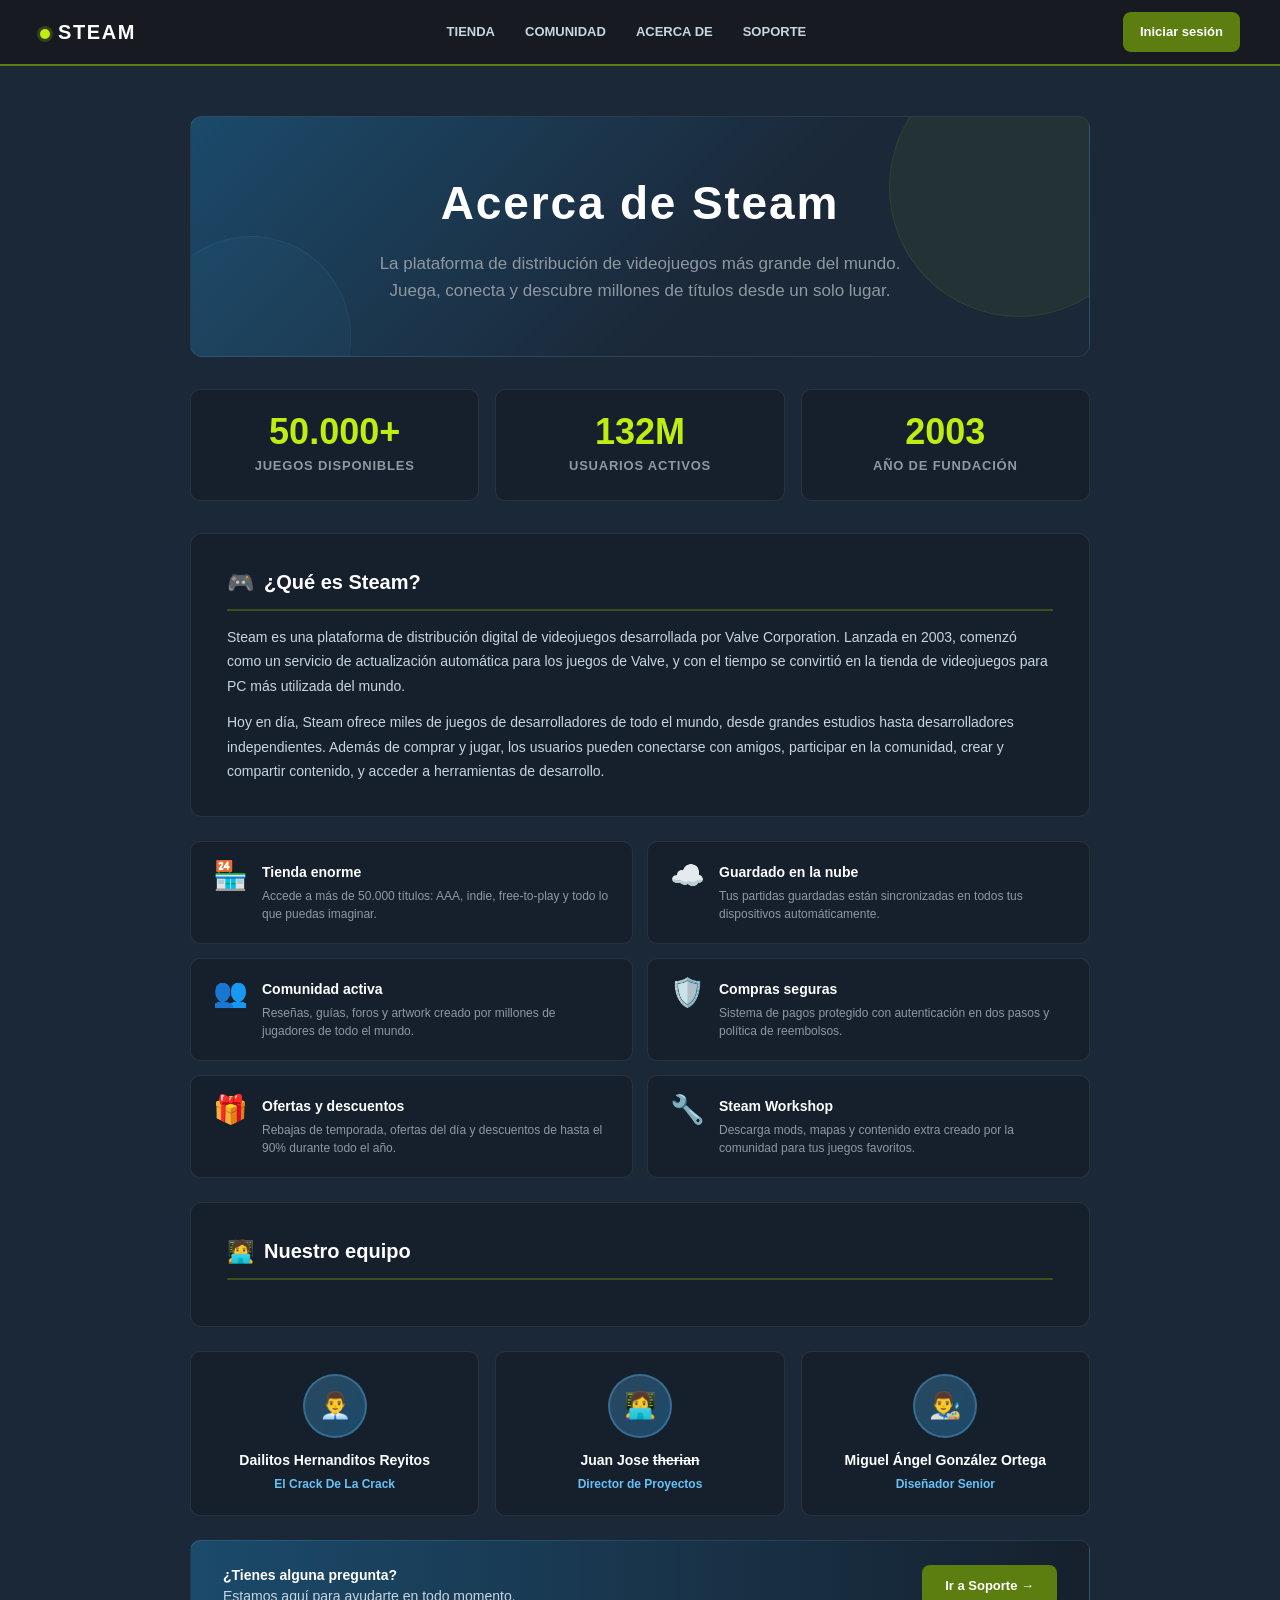
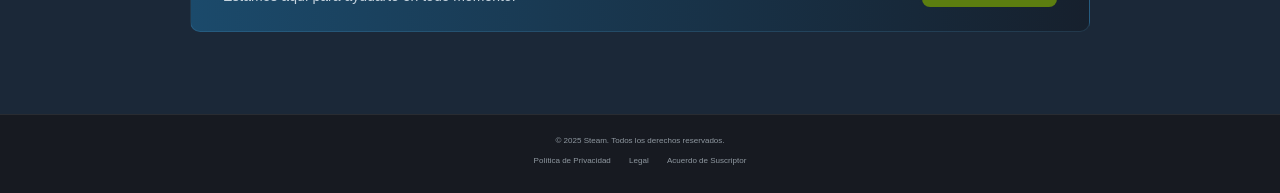
<file: acercade.html>
<!DOCTYPE html>
<html lang="es">

<head>
  <meta charset="UTF-8">
  <meta name="viewport" content="width=device-width, initial-scale=1.0">
  <title>Acerca de — Steam</title>
  <link rel="stylesheet" href="style.css">
  <link rel="shortcut icon" type="image/png"
    href="[data-uri]">
</head>

<body>

  <header class="site-header">
    <div class="inner">
      <a class="brand" href="index.html">STEAM</a>
      <nav class="nav">
        <a href="index.html">TIENDA</a>
        <a href="comunidad.html">COMUNIDAD</a>
        <a href="acercade.html">ACERCA DE</a>
        <a href="soporte.html">SOPORTE</a>
      </nav>
      <a class="btn" href="login.html">Iniciar sesión</a>
    </div>
  </header>

  <main>
    <div class="about-wrap">


      <div class="about-hero">
        <h1>Acerca de Steam</h1>
        <p>La plataforma de distribución de videojuegos más grande del mundo. Juega, conecta y descubre millones de
          títulos desde un solo lugar.</p>
      </div>


      <div class="stats-row">
        <div class="stat-card">
          <div class="stat-number">50.000+</div>
          <div class="stat-label">Juegos disponibles</div>
        </div>
        <div class="stat-card">
          <div class="stat-number">132M</div>
          <div class="stat-label">Usuarios activos</div>
        </div>
        <div class="stat-card">
          <div class="stat-number">2003</div>
          <div class="stat-label">Año de fundación</div>
        </div>
      </div>


      <div class="about-section">
        <h2><span class="ico">🎮</span> ¿Qué es Steam?</h2>
        <p>Steam es una plataforma de distribución digital de videojuegos desarrollada por Valve Corporation. Lanzada en
          2003, comenzó como un servicio de actualización automática para los juegos de Valve, y con el tiempo se
          convirtió en la tienda de videojuegos para PC más utilizada del mundo.</p>
        <p>Hoy en día, Steam ofrece miles de juegos de desarrolladores de todo el mundo, desde grandes estudios hasta
          desarrolladores independientes. Además de comprar y jugar, los usuarios pueden conectarse con amigos,
          participar en la comunidad, crear y compartir contenido, y acceder a herramientas de desarrollo.</p>
      </div>


      <div class="features-grid">

        <div class="feature-item">
          <div class="feature-icon">🏪</div>
          <div class="feature-text">
            <h4>Tienda enorme</h4>
            <p>Accede a más de 50.000 títulos: AAA, indie, free-to-play y todo lo que puedas imaginar.</p>
          </div>
        </div>

        <div class="feature-item">
          <div class="feature-icon">☁️</div>
          <div class="feature-text">
            <h4>Guardado en la nube</h4>
            <p>Tus partidas guardadas están sincronizadas en todos tus dispositivos automáticamente.</p>
          </div>
        </div>

        <div class="feature-item">
          <div class="feature-icon">👥</div>
          <div class="feature-text">
            <h4>Comunidad activa</h4>
            <p>Reseñas, guías, foros y artwork creado por millones de jugadores de todo el mundo.</p>
          </div>
        </div>

        <div class="feature-item">
          <div class="feature-icon">🛡️</div>
          <div class="feature-text">
            <h4>Compras seguras</h4>
            <p>Sistema de pagos protegido con autenticación en dos pasos y política de reembolsos.</p>
          </div>
        </div>

        <div class="feature-item">
          <div class="feature-icon">🎁</div>
          <div class="feature-text">
            <h4>Ofertas y descuentos</h4>
            <p>Rebajas de temporada, ofertas del día y descuentos de hasta el 90% durante todo el año.</p>
          </div>
        </div>

        <div class="feature-item">
          <div class="feature-icon">🔧</div>
          <div class="feature-text">
            <h4>Steam Workshop</h4>
            <p>Descarga mods, mapas y contenido extra creado por la comunidad para tus juegos favoritos.</p>
          </div>
        </div>

      </div>


      <div class="about-section">
        <h2><span class="ico">🧑‍💻</span> Nuestro equipo</h2>
      </div>
      <div class="team-grid">
        <div class="team-card">
          <div class="team-avatar">👨‍💼</div>
          <div class="team-name">Dailitos Hernanditos Reyitos</div>
          <div class="team-role">El Crack De La Crack</div>
        </div>
        <div class="team-card">
          <div class="team-avatar">👩‍💻</div>
          <div class="team-name">Juan Jose <s>therian</s></div>
          <div class="team-role">Director de Proyectos</div>
        </div>
        <div class="team-card">
          <div class="team-avatar">👨‍🎨</div>
          <div class="team-name">Miguel Ángel González Ortega</div>
          <div class="team-role">Diseñador Senior</div>
        </div>
      </div>


      <div class="contact-bar">
        <p><strong>¿Tienes alguna pregunta?</strong><br>Estamos aquí para ayudarte en todo momento.</p>
        <a href="soporte.html" class="contact-btn">Ir a Soporte →</a>
      </div>

    </div>
  </main>

  <footer>
    <div>
      <h6>
        <p>© 2025 Steam. Todos los derechos reservados.</p>
        <a href="https://store.steampowered.com/privacy_agreement/" style="color: #8f98a0">Política de Privacidad</a>
        <a href="https://store.steampowered.com/legal/" style="color: #8f98a0">Legal</a>
        <a href="https://store.steampowered.com/subscriber_agreement/" style="color: #8f98a0">Acuerdo de Suscriptor</a>

      </h6>
    </div>
  </footer>

</body>

</html>
</file>
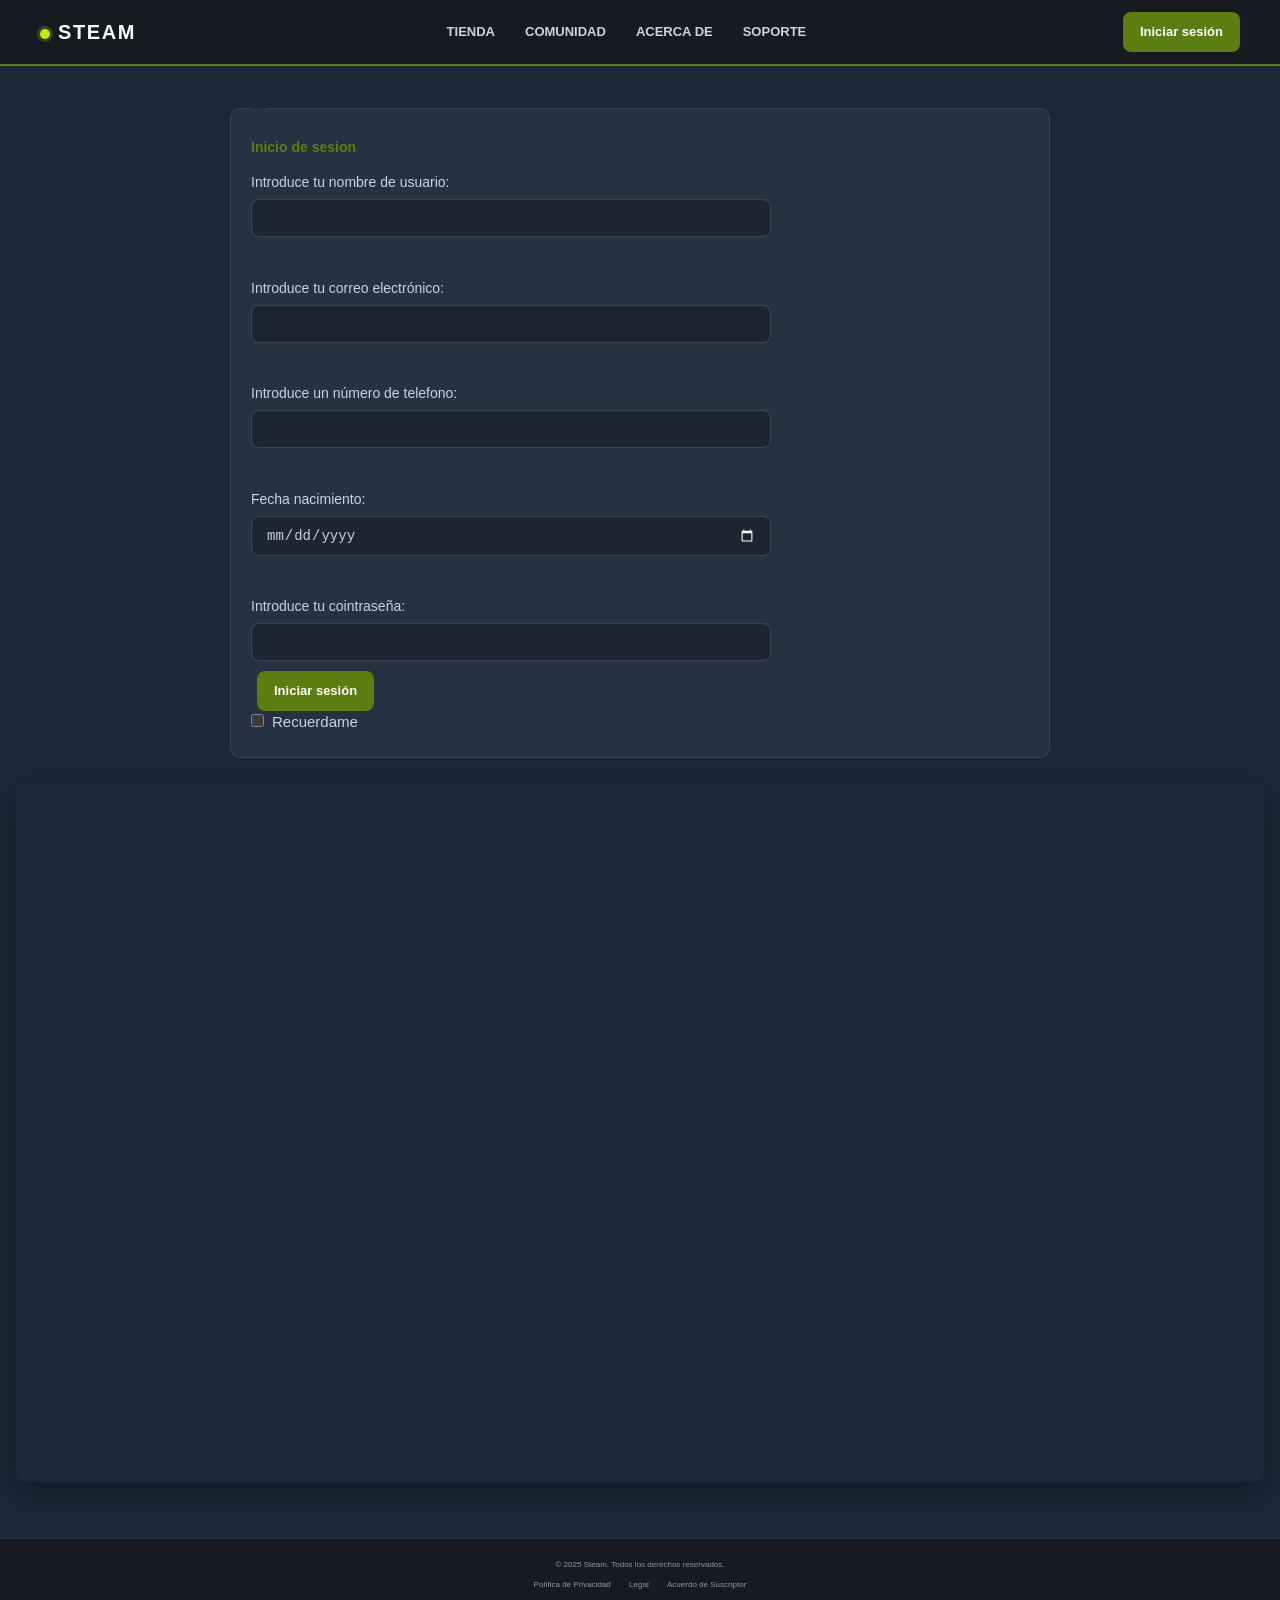
<file: login.html>
<!DOCTYPE html>
<html lang="es">

<head>
    <meta charset="UTF-8">
    <meta name="viewport" content="width=device-width, initial-scale=1.0">
    <title>Iniciar sesion</title>
    <link rel="stylesheet" href="style.css">
    <link rel="shortcut icon" type="image/png"
        href="[data-uri]">

<body>
    <header class="site-header">
        <div class="inner">
            <a class="brand" href="index.html">STEAM</a>
            <nav class="nav">
                <a href="index.html">TIENDA</a>
                <a href="comunidad.html">COMUNIDAD</a>
                <a href="acercade.html">ACERCA DE</a>
                <a href="soporte.html">SOPORTE</a>
            </nav>
            <a class="btn" href="login.html">Iniciar sesión</a>
        </div>
    </header>
    <main>
        <form>
            <fieldset>
                <legend></legend>
                <label style="color: #5c7e10;"> <b>Inicio de sesion</b> </label>
                <br>
                <label>Introduce tu nombre de usuario:</label>
                <input type="text" name="textoCorto" required />

                <br>
                <label>Introduce tu correo electrónico:</label>
                <input type="email" name="correo" />

                <br>
                <label>Introduce un número de telefono:</label>
                <input type="tel" name="telefono" min="9" max="9" required />
                <br>
                <label>Fecha nacimiento:</label>
                <input type="date" name="fechanacimiento" />
                <br>
                <label>Introduce tu cointraseña:</label>
                <input type="password" name="contraseña" min="9" max="9" required />
                <a class="btn" href="index.html">Iniciar sesión</a>
                <br>
                <input type="checkbox">Recuerdame
            </fieldset>
        </form>
        <iframe src="Terminos y Condiciones.pdf" width="900" height="700" frameborder="0"></iframe>
    </main>
    <footer>
        <div>
            <h6>
                <p>© 2025 Steam. Todos los derechos reservados.</p>
              <a href="https://store.steampowered.com/privacy_agreement/" style="color: #8f98a0">Política de Privacidad</a>
                <a href="https://store.steampowered.com/legal/" style="color: #8f98a0">Legal</a>
                <a href="https://store.steampowered.com/subscriber_agreement/" style="color: #8f98a0">Acuerdo de Suscriptor</a>
            
            </h6>
        </div>
    </footer>

</body>

</html>
</file>
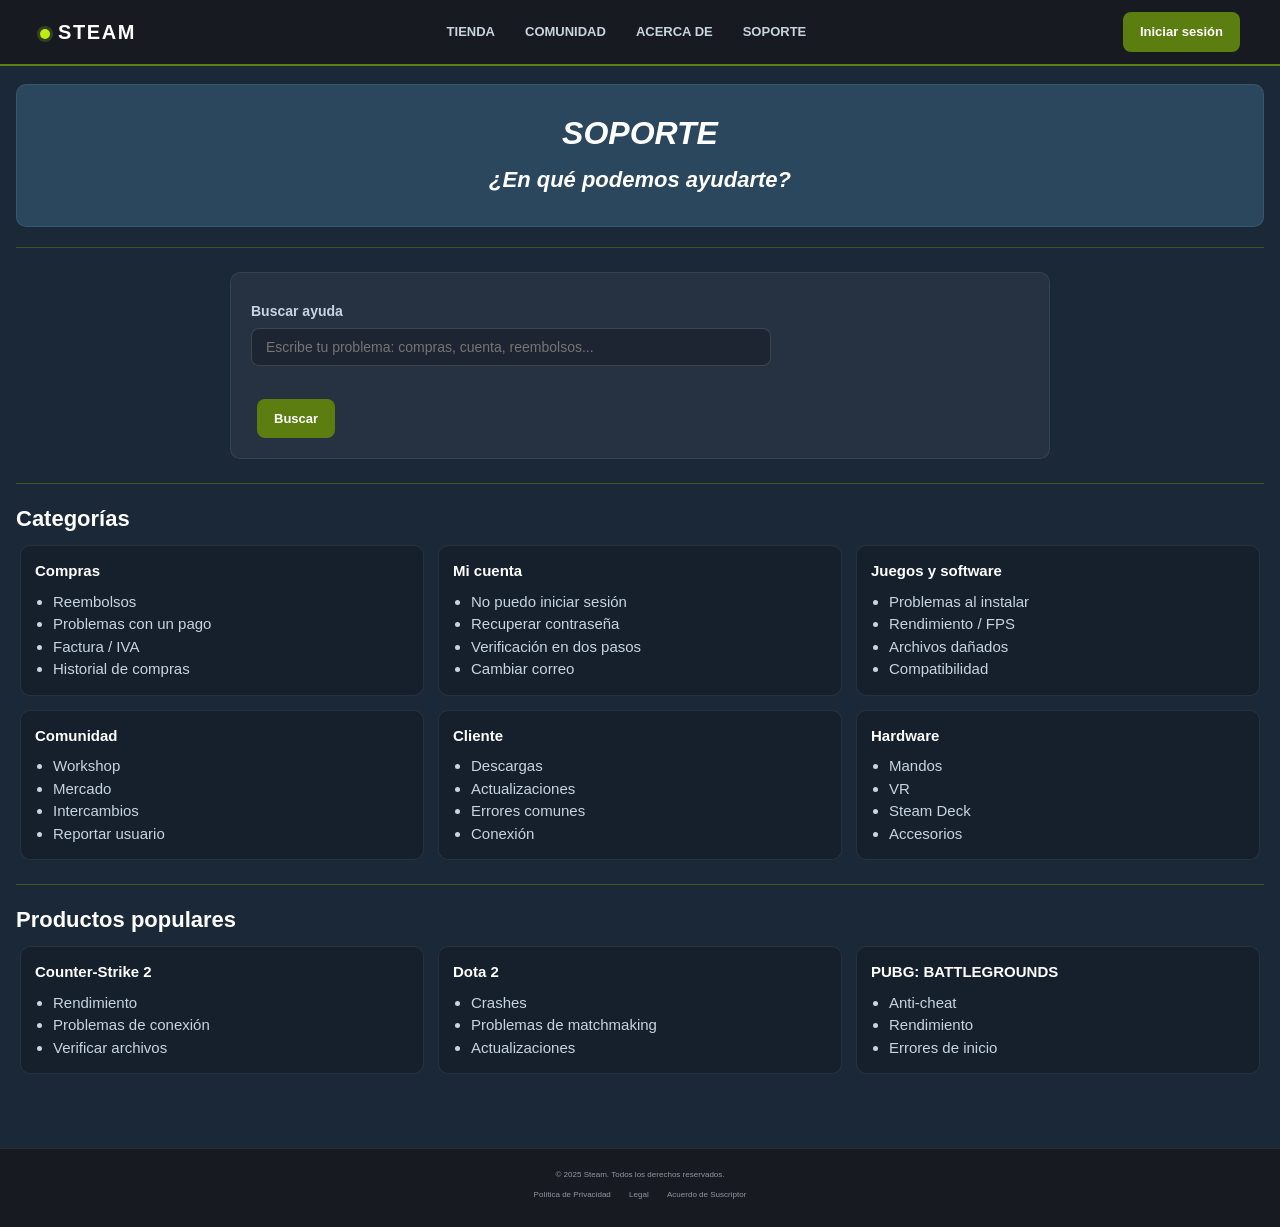
<file: soporte.html>
<!DOCTYPE html>
<html lang="es">

<head>
    <meta charset="UTF-8" />
    <meta name="viewport" content="width=device-width, initial-scale=1.0" />
    <title>Soporte</title>
    <link rel="stylesheet" href="style.css" />
    <link rel="shortcut icon" type="image/png"
        href="[data-uri]">
</head>

<body>
    <header class="site-header">
        <div class="inner">
            <a class="brand" href="index.html">STEAM</a>
            <nav class="nav">
                <a href="index.html">TIENDA</a>
                <a href="comunidad.html">COMUNIDAD</a>
                <a href="acercade.html">ACERCA DE</a>
                <a href="soporte.html">SOPORTE</a>
            </nav>
            <a class="btn" href="login.html">Iniciar sesión</a>
        </div>
    </header>

    <main>
        <section class="hero">
            <h1><strong>SOPORTE</strong></h1>
            <h2>¿En qué podemos ayudarte?</h2>
        </section>

        <hr color="#5c7e10" />

        <section>
            <form>
                <fieldset>
                    <label><b>Buscar ayuda</b></label>
                    <input type="search" name="q" placeholder="Escribe tu problema: compras, cuenta, reembolsos..." />
                    <br />
                    <a class="btn" href="#">Buscar</a>
                </fieldset>
            </form>
        </section>

        <hr color="#5c7e10" />

        <section>
            <h2>Categorías</h2>
            <div class="grid">
                <article class="card">
                    <h4>Compras</h4>
                    <ul>
                        <li>Reembolsos</li>
                        <li>Problemas con un pago</li>
                        <li>Factura / IVA</li>
                        <li>Historial de compras</li>
                    </ul>
                </article>
                <article class="card">
                    <h4>Mi cuenta</h4>
                    <ul>
                        <li>No puedo iniciar sesión</li>
                        <li>Recuperar contraseña</li>
                        <li>Verificación en dos pasos</li>
                        <li>Cambiar correo</li>
                    </ul>
                </article>
                <article class="card">
                    <h4>Juegos y software</h4>
                    <ul>
                        <li>Problemas al instalar</li>
                        <li>Rendimiento / FPS</li>
                        <li>Archivos dañados</li>
                        <li>Compatibilidad</li>
                    </ul>
                </article>
                <article class="card">
                    <h4>Comunidad</h4>
                    <ul>
                        <li>Workshop</li>
                        <li>Mercado</li>
                        <li>Intercambios</li>
                        <li>Reportar usuario</li>
                    </ul>
                </article>
                <article class="card">
                    <h4>Cliente</h4>
                    <ul>
                        <li>Descargas</li>
                        <li>Actualizaciones</li>
                        <li>Errores comunes</li>
                        <li>Conexión</li>
                    </ul>
                </article>
                <article class="card">
                    <h4>Hardware</h4>
                    <ul>
                        <li>Mandos</li>
                        <li>VR</li>
                        <li>Steam Deck</li>
                        <li>Accesorios</li>
                    </ul>
                </article>
            </div>
        </section>

        <hr color="#5c7e10" />

        <section>
            <h2>Productos populares</h2>
            <div class="grid">
                <article class="card">
                    <h4>Counter-Strike 2</h4>
                    <ul>
                        <li>Rendimiento</li>
                        <li>Problemas de conexión</li>
                        <li>Verificar archivos</li>
                    </ul>
                </article>
                <article class="card">
                    <h4>Dota 2</h4>
                    <ul>
                        <li>Crashes</li>
                        <li>Problemas de matchmaking</li>
                        <li>Actualizaciones</li>
                    </ul>
                </article>
                <article class="card">
                    <h4>PUBG: BATTLEGROUNDS</h4>
                    <ul>
                        <li>Anti-cheat</li>
                        <li>Rendimiento</li>
                        <li>Errores de inicio</li>
                    </ul>
                </article>
            </div>
        </section>
    </main>

    <footer>
        <div>
            <h6>
                <p>© 2025 Steam. Todos los derechos reservados.</p>
               <a href="https://store.steampowered.com/privacy_agreement/" style="color: #8f98a0">Política de Privacidad</a>
                <a href="https://store.steampowered.com/legal/" style="color: #8f98a0">Legal</a>
                <a href="https://store.steampowered.com/subscriber_agreement/" style="color: #8f98a0">Acuerdo de Suscriptor</a>
            </h6>
        </div>
    </footer>
</body>

</html>
</file>
<file: style.css>
:root {
  --bg:        #1b2838;
  --panel:     #2a475e;
  --panel-2:   #16202d;
  --header:    #171a21;
  --text:      #c7d5e0;
  --text-2:    #8f98a0;
  --white:     #ffffff;
  --accent:    #5c7e10;
  --accent-2:  #beee11;
  --border:    rgba(255,255,255,.08);
  --shadow:    0 10px 30px rgba(0,0,0,.35);
  --radius:    10px;
  --header-h:  64px;
  --card-w:    210px;
}

*, *::before, *::after { box-sizing: border-box; margin: 0; padding: 0; }
html { color-scheme: dark; }

body {
  display: grid;
  grid-template-rows: auto auto auto;
  min-height: 100vh;
  padding-top: var(--header-h);

  font-family: "Arial", "Segoe UI", sans-serif;
  font-size: 15px;
  font-weight: 400;
  color: var(--text);
  line-height: 1.5;
  background: var(--bg);
}

img { max-width: 100%; height: auto; display: block; }
a   { color: var(--text); text-decoration: none; }
a:hover { text-decoration: underline; }

.site-header {
  position: fixed;
  top: 0; left: 0; right: 0;
  z-index: 1000;
  background: var(--header);
  border-bottom: 2px solid var(--accent);
  padding: 0 16px;
  margin-bottom: 0;
}

.site-header .inner {
  width: min(1200px, 100%);
  margin: 0 auto;
  min-height: var(--header-h);
  display: flex;
  align-items: center;
  justify-content: space-between;
  gap: 14px;
}

.brand {
  font-weight: 900;
  font-size: 20px;
  letter-spacing: .08em;
  color: var(--white);
  text-decoration: none;
  text-transform: uppercase;
}
.brand::before {
  content: "";
  display: inline-block;
  width: 10px; height: 10px;
  margin-right: 8px;
  border-radius: 50%;
  background: var(--accent-2);
  box-shadow: 0 0 0 3px rgba(190,238,17,.18);
  vertical-align: middle;
}

.nav { display: flex; gap: 4px; flex-wrap: wrap; align-items: center; }
.nav a {
  color: var(--text);
  font-weight: 700;
  font-size: 13px;
  padding: 8px 10px;
  margin: 0 2px;
  border-radius: 8px;
  border: 1px solid transparent;
  text-decoration: none;
  transition: background .15s, border-color .15s;
}

.nav a:hover {
  background: rgba(255,255,255,.07);
  border-color: var(--border);
  text-decoration: none;
}

.nav a:active {
  background: rgba(255,255,255,.14);
}

.btn {
  display: inline-block;
  background: var(--accent);
  color: var(--white) !important;
  padding: 9px 16px;
  margin-left: 6px;
  border-radius: 8px;
  border: 1px solid rgba(92,126,16,.6);
  font-weight: 800;
  font-size: 13px;
  text-decoration: none !important;
  transition: filter .15s, transform .15s;
}
.btn:hover { filter: brightness(1.12); transform: translateY(-1px); }

main {
  width: min(1400px, calc(100% - 32px));
  margin: 0 auto;
  padding: 20px 0 40px;
}

.banner-ofertas {
  background: var(--panel);
  border: 1px solid var(--border);
  border-radius: var(--radius);
  padding: 28px 20px;
  margin-bottom: 20px;
  text-align: center;
}
.banner-ofertas h1 {
  font-size: clamp(22px, 3vw, 32px);
  color: var(--white);
  font-style: italic;
  text-align: center;
}
.banner-ofertas h2 {
  color: var(--accent-2);
  font-size: clamp(14px, 2vw, 18px);
  font-weight: 600;
  text-align: center;
}

hr {
  border: 0;
  height: 1px;
  background: rgba(92,126,16,.55);
  margin: 18px 0;
}

.games-section {
  margin-bottom: 28px;
  padding: 0 4px;
}
.games-section h2 {
  color: var(--white);
  font-size: 20px;
  font-weight: 700;
  margin-bottom: 14px;
  padding-bottom: 8px;
  border-bottom: 2px solid rgba(92,126,16,.5);
}

.games-grid {
  display: grid;
  grid-template-columns: repeat(7, 1fr);
  gap: 12px;
}

.game-card {
  width: 100%;
  min-width: 0;
  background: var(--panel-2);
  border: 1px solid var(--border);
  border-radius: var(--radius);
  overflow: hidden;
  cursor: pointer;
  display: flex;
  flex-direction: column;
  transition: transform .18s ease, box-shadow .18s ease, border-color .18s ease;
}

.game-card:hover {
  transform: translateY(-4px) scale(1.025);
  border-color: rgba(190,238,17,.4);
  box-shadow: 0 18px 44px rgba(0,0,0,.6);
  background: #1e2d3e;
}

.game-card__img {
  width: 100%;
  aspect-ratio: 3/4;
  object-fit: cover;
  display: block;
  border-bottom: 1px solid var(--border);
}

.game-card__info {
  padding: 10px 10px 12px;
  display: flex;
  flex-direction: column;
  gap: 4px;
  flex: 1;
}

.game-card__title {
  color: var(--white);
  font-size: 14px;
  font-weight: 700;
  line-height: 1.3;
}

.game-card__desc {
  color: var(--text-2);
  font-size: 12px;
  line-height: 1.35;
}

.game-card__price {
  margin-top: auto;
  padding-top: 8px;
  display: flex;
  align-items: center;
  gap: 6px;
  flex-wrap: wrap;
}

.badge-discount {
  background: var(--accent);
  color: var(--accent-2);
  font-size: 13px;
  font-weight: 800;
  padding: 3px 7px;
  border-radius: 4px;
  border: 1px solid rgba(92,126,16,.4);
  text-align: center;
}

.price-original {
  color: var(--text-2);
  font-size: 11px;
  text-decoration: line-through;
}
.price-final {
  color: var(--accent-2);
  font-size: 14px;
  font-weight: 700;
}
.price-only {
  color: var(--white);
  font-size: 14px;
  font-weight: 700;
}

.location {
  background: rgba(255,255,255,.04);
  border: 1px solid var(--border);
  border-radius: var(--radius);
  padding: 16px;
  margin: 10px 0;
}
.location__title { color: var(--white); margin-bottom: 12px; }
iframe {
  width: 100% !important;
  border: 0;
  border-radius: var(--radius);
  box-shadow: var(--shadow);
}

footer {
  background: var(--header);
  border-top: 1px solid var(--border);
  padding: 20px 24px;
  margin-top: 10px;
  text-align: center;
  color: var(--text-2);
  font-size: 12px;
}
footer h6 { font-weight: 400; }
footer p  { margin-bottom: 8px; }
footer a  { color: var(--text-2); margin: 0 8px; }
footer a:hover { color: var(--white); text-decoration: none; }

form { width: min(820px, 100%); margin: 24px auto; }
fieldset {
  border: 1px solid var(--border);
  border-radius: var(--radius);
  padding: 20px;
  background: rgba(255,255,255,.05);
  color: var(--text);
  margin-bottom: 16px;
}
legend { padding: 0 8px; font-weight: 700; color: var(--white); }
label  { display: inline-block; margin: 8px 0 6px; font-size: 14px; }

input {
  width: min(520px, 100%);
  display: block;
  padding: 10px 14px;
  margin-bottom: 10px;
  border-radius: 8px;
  border: 1px solid rgba(255,255,255,.14);
  background: rgba(0,0,0,.25);
  color: var(--text);
  font-size: 14px;
  outline: none;
  transition: border-color .15s, background .15s, box-shadow .15s;
}

input:focus {
  border-color: rgba(190,238,17,.65);
  background: rgba(190,238,17,.07);
  box-shadow: 0 0 0 3px rgba(190,238,17,.15);
}

input:hover {
  border-color: rgba(255,255,255,.3);
}
input[type="checkbox"] { width: auto; display: inline-block; margin-right: 8px; }

.hero {
  background: var(--panel);
  border: 1px solid var(--border);
  border-radius: var(--radius);
  padding: 24px 20px;
  margin-bottom: 20px;
  text-align: center;
}
.hero h1, .hero h2 { font-style: italic; color: var(--white); }

.grid {
  display: grid;
  grid-template-columns: repeat(3, minmax(0,1fr));
  gap: 14px;
  margin-bottom: 20px;
  padding: 4px;
}
.card {
  background: var(--panel-2);
  border: 1px solid var(--border);
  border-radius: var(--radius);
  padding: 14px;
  transition: transform .16s, box-shadow .16s, border-color .16s;
}

.card:hover {
  transform: scale(1.02);
  border-color: rgba(190,238,17,.3);
  box-shadow: 0 14px 40px rgba(0,0,0,.45);
}
.card h4 { color: var(--white); margin-bottom: 8px; }
.card ul  { margin: 0; padding-left: 18px; color: var(--text); }

h1 { font-size: clamp(22px,3vw,32px); color: var(--white); }
h2 { font-size: clamp(16px,2.2vw,22px); color: var(--white); }
h4 { color: var(--white); }
h5 { color: var(--text-2); font-weight: 600; font-size: 12px; }
h1,h2,h3,h4,h5,h6 { margin-bottom: 6px; }

table { width: 100%; border-collapse: separate; border-spacing: 10px; }
td    { vertical-align: top; }
nav ul { list-style: none; display: flex; gap: 14px; flex-wrap: wrap; align-items: center; }
nav li { margin: 0; padding: 0; }
pre {
  margin: 0; padding: 10px 14px;
  border-radius: var(--radius);
  background: rgba(255,255,255,.03);
  white-space: pre-wrap;
  font-family: inherit;
}
.game-cover {
  background: var(--panel);
  border: 1px solid var(--border);
  border-radius: var(--radius);
  padding: 8px;
}
.game-cover img { border-radius: 8px; width: 100%; }
.game-cover:hover { border-color: rgba(190,238,17,.3); box-shadow: 0 10px 30px rgba(0,0,0,.4); }
.game-info {
  background: var(--panel-2);
  border: 1px solid var(--border);
  border-radius: var(--radius);
  padding: 10px;
}
.game-info:hover { border-color: rgba(190,238,17,.3); box-shadow: 0 10px 30px rgba(0,0,0,.4); }

@media (max-width: 900px) {
  .grid { grid-template-columns: 1fr 1fr; }
  .games-grid { grid-template-columns: repeat(4, 1fr); }
}

@media (max-width: 700px) {
  
  body { padding-top: 0; }

  .site-header {
    position: sticky;
    top: 0;
  }
  .site-header .inner {
    flex-direction: column;
    align-items: center;
    gap: 6px;
    padding: 8px 12px;
    min-height: auto;
  }
  .nav { justify-content: center; flex-wrap: wrap; gap: 2px; }
  .brand { text-align: center; }
  .btn { margin-left: 0; align-self: stretch; text-align: center; }

  main { width: calc(100% - 16px); padding: 12px 0 24px; }

  footer { padding: 14px; }
  footer h6 { display: flex; flex-direction: column; gap: 6px; }

  .games-grid {
    display: flex;
    flex-wrap: nowrap;
    overflow-x: auto;
    -webkit-overflow-scrolling: touch;
    scroll-snap-type: x mandatory;
    gap: 10px;
    padding-bottom: 8px;
  }
  .game-card {
    flex: 0 0 150px;
    width: 150px;
    min-width: 150px;
    scroll-snap-align: start;
  }

  .grid { grid-template-columns: 1fr; }

  table, tbody, tr, td { display: block; width: 100%; }
  td { margin-bottom: 12px; }

  iframe { height: 260px !important; }
}

    body { background: #1b2838; }

    .community-wrap {
      display: grid;
      grid-template-columns: 1fr;
      gap: 0;
      width: min(1000px, calc(100% - 16px));
      margin: 20px auto;
      border: 1px solid #3d4450;
    }

    .sidebar {
      background: #1b2838;
      border-right: 1px solid #3d4450;
      min-width: 0;
    }

    .sidebar-block {
      border-bottom: 1px solid #3d4450;
      overflow: hidden;
      cursor: pointer;
    }
    .sidebar-block:hover .sidebar-img-wrap img {
      opacity: .88;
    }
    .sidebar-img-wrap {
      width: 100%;
      height: 160px;
      overflow: hidden;
      background: #000;
    }
    .sidebar-img-wrap img {
      position: static;
      width: 100%; height: 100%;
      object-fit: cover;
      display: block;
      transition: opacity .15s;
    }

    .sidebar-item-title {
      background: #67c1f5;
      color: #1b2838;
      font-size: 11px;
      font-weight: 700;
      padding: 3px 6px;
      line-height: 1.3;
      border-bottom: 1px solid #4fa3d1;
    }

    .sidebar-game-name {
      background: #c6d4df;
      color: #1b2838;
      font-size: 11px;
      font-weight: 700;
      padding: 3px 6px 5px;
    }

    .feed {
      background: #1b2838;
      min-width: 0;
    }

    .review-card {
      background: #1b2838;
      border-bottom: 1px solid #2a3547;
      padding: 14px 18px 12px;
    }
    .review-card:hover { background: #1e2a3a; }

    .review-useful {
      font-size: 11px;
      color: #8f98a0;
      margin-bottom: 10px;
      padding-bottom: 8px;
      border-bottom: 1px solid #2a3547;
    }
    .review-useful .hl { color: #67c1f5; font-weight: 700; }

    .review-header {
      display: flex;
      align-items: flex-start;
      gap: 10px;
      margin-bottom: 10px;
    }
    .review-avatar {
      width: 44px; height: 44px;
      border: 2px solid #4fa3d1;
      border-radius: 0;
      flex-shrink: 0;
      object-fit: cover;
    }
    .review-meta { flex: 1; min-width: 0; }

    .review-verdict {
      display: flex;
      align-items: center;
      gap: 8px;
      margin-bottom: 2px;
    }
    .verdict-icon { width: 26px; height: 26px; flex-shrink: 0; }
    .verdict-yes { font-size: 14px; font-weight: 700; color: #66c0f4; }
    .verdict-no  { font-size: 14px; font-weight: 700; color: #c0392b; }

    .review-hours { font-size: 12px; color: #8f98a0; }
    .review-date  { font-size: 11px; color: #8f98a0; margin-top: 4px; }

    .badge-early {
      display: inline-block;
      background: #4b619b;
      color: #d9e0ee;
      font-size: 10px;
      font-weight: 700;
      padding: 2px 8px;
      border: 1px solid #7289c2;
      margin-top: 5px;
      letter-spacing: .03em;
    }

    .review-text {
      font-size: 13px;
      color: #c7d5e0;
      line-height: 1.6;
      margin-bottom: 10px;
      white-space: pre-wrap;
    }

    .review-footer {
      display: flex;
      align-items: center;
      justify-content: space-between;
      font-size: 11px;
      color: #8f98a0;
      padding-top: 8px;
      border-top: 1px solid #2a3547;
    }
    .review-game { color: #67c1f5; font-weight: 600; font-size: 11px; }
    .review-comments { display: flex; align-items: center; gap: 4px; color: #8f98a0; font-size: 12px; }
    .ico-comment { font-size: 14px; opacity: .75; }

    .section-title {
      background: #16202d;
      color: #c7d5e0;
      font-size: 12px;
      font-weight: 700;
      padding: 7px 18px;
      border-top: 1px solid #2a3547;
      border-bottom: 1px solid #2a3547;
      letter-spacing: .06em;
      text-transform: uppercase;
    }

    .guides-grid {
      display: grid;
      grid-template-columns: repeat(3, 1fr);
      border-bottom: 1px solid #2a3547;
    }
    .guide-card {
      padding: 12px 14px 10px;
      border-right: 1px solid #2a3547;
      cursor: pointer;
      transition: background .12s;
    }
    .guide-card:last-child { border-right: 0; }
    .guide-card:hover { background: #1e2a3a; }

    .guide-inner {
      display: flex;
      gap: 10px;
      align-items: flex-start;
      margin-bottom: 8px;
    }
    .guide-thumb {
      width: 62px; height: 38px;
      object-fit: cover;
      flex-shrink: 0;
      border: 1px solid #3d4d5a;
    }
    .guide-name {
      font-size: 12px;
      font-weight: 700;
      color: #c7d5e0;
      line-height: 1.3;
    }
    .guide-subtitle {
      font-size: 11px;
      color: #67c1f5;
      margin-top: 2px;
      font-weight: 700;
    }
    .guide-desc {
      font-size: 11px;
      color: #8f98a0;
      line-height: 1.45;
      margin-bottom: 8px;
    }
    .guide-footer {
      display: flex;
      align-items: center;
      justify-content: space-between;
      font-size: 11px;
    }
    .guide-stars { color: #c6980f; letter-spacing: 1px; font-size: 13px; }
    .guide-stats { display: flex; gap: 10px; color: #8f98a0; }
    .guide-game-tag { color: #67c1f5; font-size: 10px; margin-top: 4px; }

    .artwork-grid {
      display: grid;
      grid-template-columns: repeat(2, 1fr);
    }
    .artwork-item {
      position: relative;
      overflow: hidden;
      border-right: 1px solid #2a3547;
      border-bottom: 1px solid #2a3547;
      cursor: pointer;
    }
    .artwork-item:nth-child(even) { border-right: 0; }
    .artwork-item img {
      width: 100%;
      height: 210px;
      object-fit: cover;
      display: block;
      transition: transform .3s ease;
    }
    .artwork-item:hover img { transform: scale(1.04); }
    .artwork-overlay {
      position: absolute;
      bottom: 0; left: 0; right: 0;
      background: linear-gradient(transparent, rgba(0,0,0,.78));
      padding: 30px 12px 9px;
      display: flex;
      align-items: center;
      justify-content: space-between;
    }
    .artwork-stats {
      display: flex;
      gap: 12px;
      font-size: 12px;
      color: #c7d5e0;
    }
    .artwork-stats span { display: flex; align-items: center; gap: 3px; }
    .award-btn {
      background: rgba(0,0,0,.4);
      border: 1px solid rgba(103,193,245,.4);
      color: #67c1f5;
      font-size: 11px;
      font-weight: 700;
      padding: 3px 10px;
      cursor: pointer;
      letter-spacing: .02em;
    }
    .award-btn:hover { background: rgba(103,193,245,.18); }

    .video-section {
      padding: 14px 18px 16px;
      background: #16202d;
      border-top: 1px solid #2a3547;
    }
    .video-section iframe {
      width: 100%;
      height: 380px;
      border-radius: 3px;
      border: 0;
    }

    @media (max-width: 760px) {
      .community-wrap { grid-template-columns: 1fr; }
      .sidebar { border-right: 0; border-bottom: 1px solid #8899a6; display: flex; flex-wrap: wrap; }
      .sidebar-block { width: 50%; border-right: 1px solid #8899a6; }
      .guides-grid { grid-template-columns: 1fr; }
      .artwork-grid { grid-template-columns: 1fr; }
      .artwork-item { border-right: 0; }
    }

    .about-wrap {
      width: min(900px, calc(100% - 32px));
      margin: 32px auto;
    }

    .about-hero {
      background: linear-gradient(135deg, #1b4a6b 0%, #1b2838 60%);
      border: 1px solid rgba(255,255,255,.08);
      border-radius: 12px;
      padding: 52px 40px;
      text-align: center;
      margin-bottom: 32px;
      position: relative;
      overflow: hidden;
    }

    .about-hero::before {
      content: "";
      position: absolute;
      top: -60px; right: -60px;
      width: 260px; height: 260px;
      border-radius: 50%;
      background: rgba(190,238,17,.05);
      border: 1px solid rgba(190,238,17,.08);
    }
    .about-hero::after {
      content: "";
      position: absolute;
      bottom: -80px; left: -40px;
      width: 200px; height: 200px;
      border-radius: 50%;
      background: rgba(103,193,245,.04);
      border: 1px solid rgba(103,193,245,.07);
    }
    .about-hero h1 {
      font-size: clamp(28px, 4vw, 46px);
      font-weight: 900;
      color: #ffffff;
      letter-spacing: .04em;
      margin-bottom: 12px;
    }
    .about-hero p {
      font-size: clamp(14px, 2vw, 17px);
      color: #8f98a0;
      max-width: 560px;
      margin: 0 auto;
      line-height: 1.6;
    }

    .stats-row {
      display: grid;
      grid-template-columns: repeat(3, 1fr);
      gap: 16px;
      margin-bottom: 32px;
    }
    .stat-card {
      background: #16202d;
      border: 1px solid rgba(255,255,255,.08);
      border-radius: 10px;
      padding: 24px 20px;
      text-align: center;
      transition: border-color .2s, transform .2s;
    }
    .stat-card:hover {
      border-color: rgba(190,238,17,.35);
      transform: translateY(-3px);
    }
    .stat-number {
      font-size: 36px;
      font-weight: 900;
      color: #beee11;
      line-height: 1;
      margin-bottom: 6px;
    }
    .stat-label {
      font-size: 13px;
      color: #8f98a0;
      font-weight: 600;
      text-transform: uppercase;
      letter-spacing: .06em;
    }

    .about-section {
      background: #16202d;
      border: 1px solid rgba(255,255,255,.08);
      border-radius: 12px;
      padding: 32px 36px;
      margin-bottom: 24px;
    }
    .about-section h2 {
      font-size: 20px;
      font-weight: 800;
      color: #ffffff;
      margin-bottom: 14px;
      padding-bottom: 10px;
      border-bottom: 2px solid rgba(92,126,16,.5);
      display: flex;
      align-items: center;
      gap: 10px;
    }
    .about-section h2 .ico {
      font-size: 22px;
    }
    .about-section p {
      font-size: 14px;
      color: #c7d5e0;
      line-height: 1.75;
      margin-bottom: 12px;
    }
    .about-section p:last-child { margin-bottom: 0; }

    .features-grid {
      display: grid;
      grid-template-columns: repeat(2, 1fr);
      gap: 14px;
      margin-bottom: 24px;
    }
    .feature-item {
      background: #16202d;
      border: 1px solid rgba(255,255,255,.08);
      border-radius: 10px;
      padding: 20px 22px;
      display: flex;
      align-items: flex-start;
      gap: 14px;
      transition: border-color .2s, background .2s;
    }
    .feature-item:hover {
      border-color: rgba(103,193,245,.3);
      background: #1a2535;
    }
    .feature-icon {
      font-size: 28px;
      flex-shrink: 0;
      line-height: 1;
    }
    .feature-text h4 {
      font-size: 14px;
      font-weight: 700;
      color: #ffffff;
      margin-bottom: 4px;
    }
    .feature-text p {
      font-size: 12px;
      color: #8f98a0;
      line-height: 1.5;
      margin: 0;
    }

    .team-grid {
      display: grid;
      grid-template-columns: repeat(3, 1fr);
      gap: 16px;
      margin-bottom: 24px;
    }
    .team-card {
      background: #16202d;
      border: 1px solid rgba(255,255,255,.08);
      border-radius: 10px;
      padding: 22px 18px;
      text-align: center;
      transition: border-color .2s, transform .2s;
    }
    .team-card:hover {
      border-color: rgba(190,238,17,.3);
      transform: translateY(-3px);
    }
    .team-avatar {
      width: 64px; height: 64px;
      border-radius: 50%;
      background: linear-gradient(135deg, #2a475e, #1b4a6b);
      border: 2px solid rgba(103,193,245,.3);
      margin: 0 auto 12px;
      display: flex;
      align-items: center;
      justify-content: center;
      font-size: 26px;
    }
    .team-name {
      font-size: 14px;
      font-weight: 700;
      color: #ffffff;
      margin-bottom: 4px;
    }
    .team-role {
      font-size: 12px;
      color: #67c1f5;
      font-weight: 600;
    }

    .contact-bar {
      background: linear-gradient(90deg, #1b4a6b, #16202d);
      border: 1px solid rgba(103,193,245,.15);
      border-radius: 10px;
      padding: 24px 32px;
      display: flex;
      align-items: center;
      justify-content: space-between;
      gap: 16px;
      flex-wrap: wrap;
    }
    .contact-bar p {
      font-size: 14px;
      color: #c7d5e0;
      margin: 0;
    }
    .contact-bar strong { color: #ffffff; }
    .contact-btn {
      display: inline-block;
      background: #5c7e10;
      color: #ffffff;
      font-size: 13px;
      font-weight: 700;
      padding: 10px 22px;
      border-radius: 8px;
      border: 1px solid rgba(92,126,16,.6);
      text-decoration: none;
      transition: filter .15s, transform .15s;
      white-space: nowrap;
    }
    .contact-btn:hover {
      filter: brightness(1.15);
      transform: translateY(-1px);
      text-decoration: none;
    }

    @media (max-width: 700px) {
      .stats-row      { grid-template-columns: 1fr; }
      .features-grid  { grid-template-columns: 1fr; }
      .team-grid      { grid-template-columns: 1fr 1fr; }
      .about-hero     { padding: 36px 20px; }
      .about-section  { padding: 22px 18px; }
      .contact-bar    { flex-direction: column; text-align: center; }
    }
</file>
